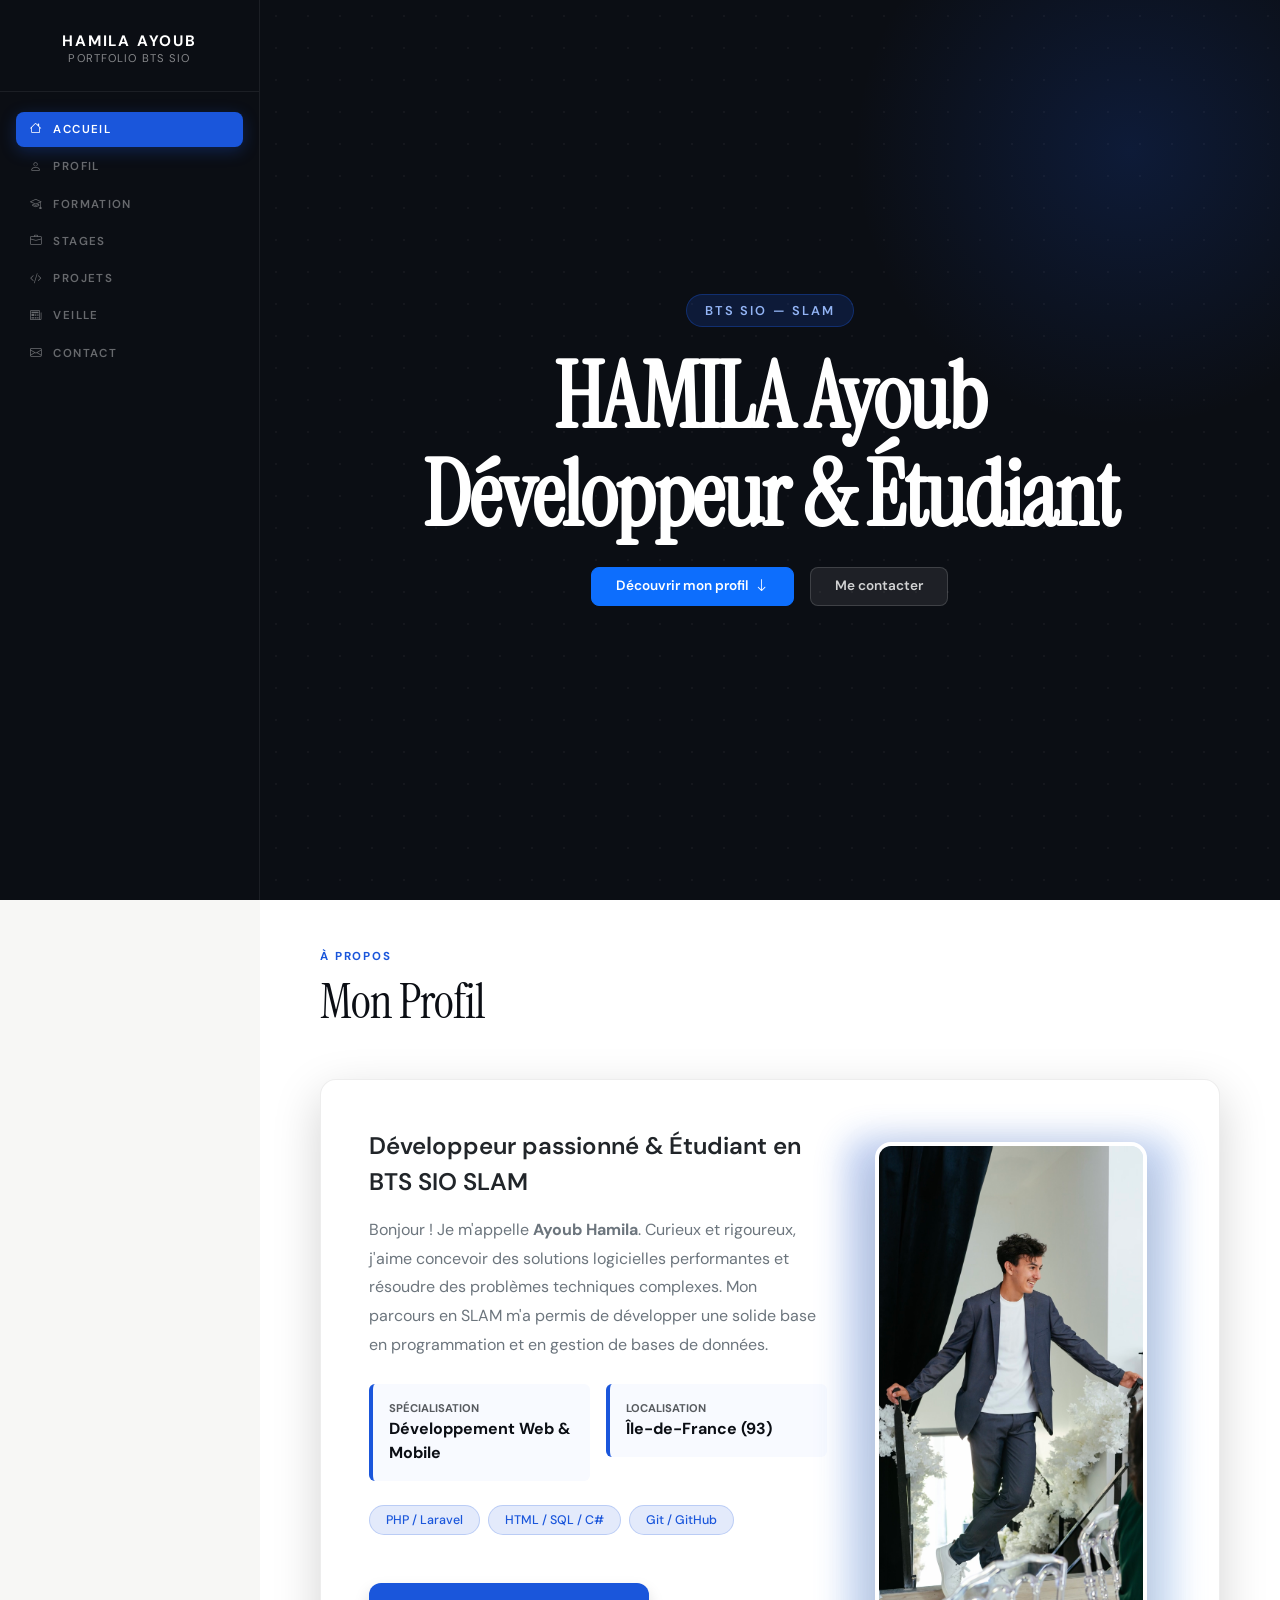
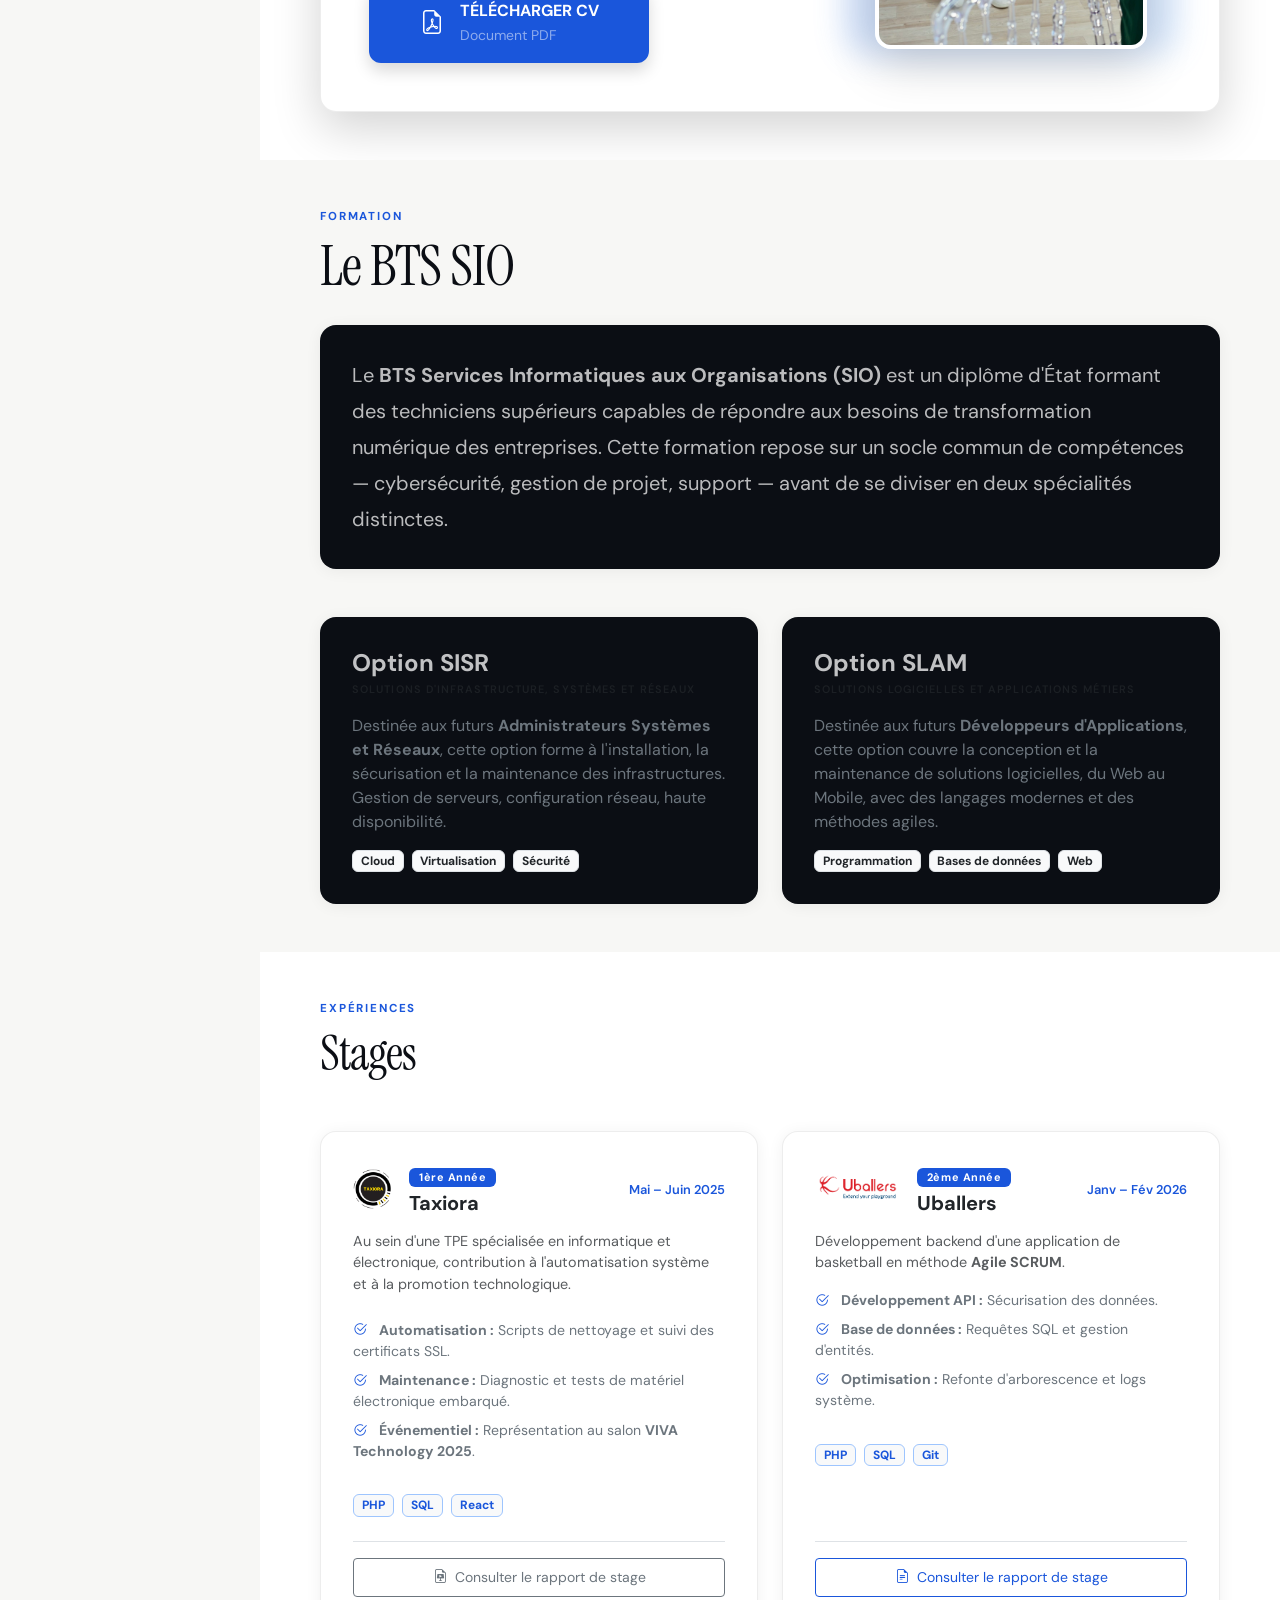
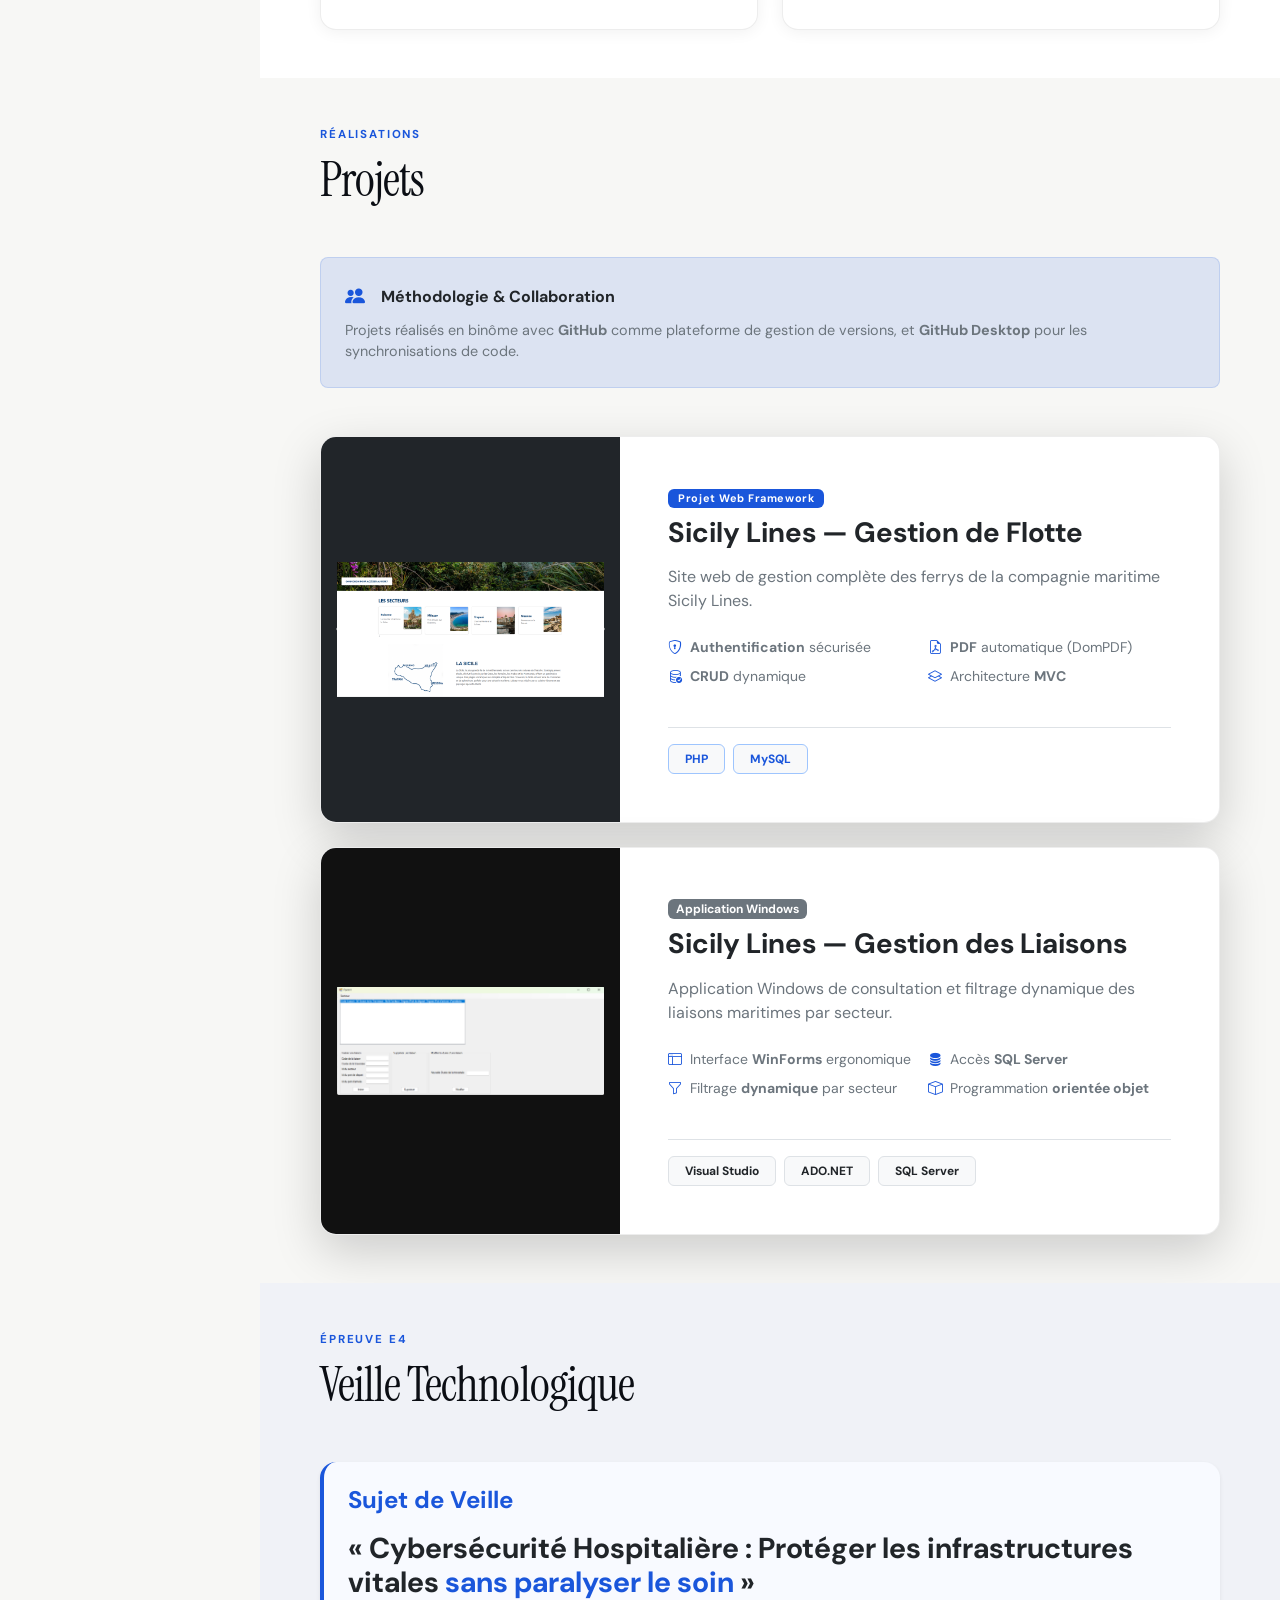
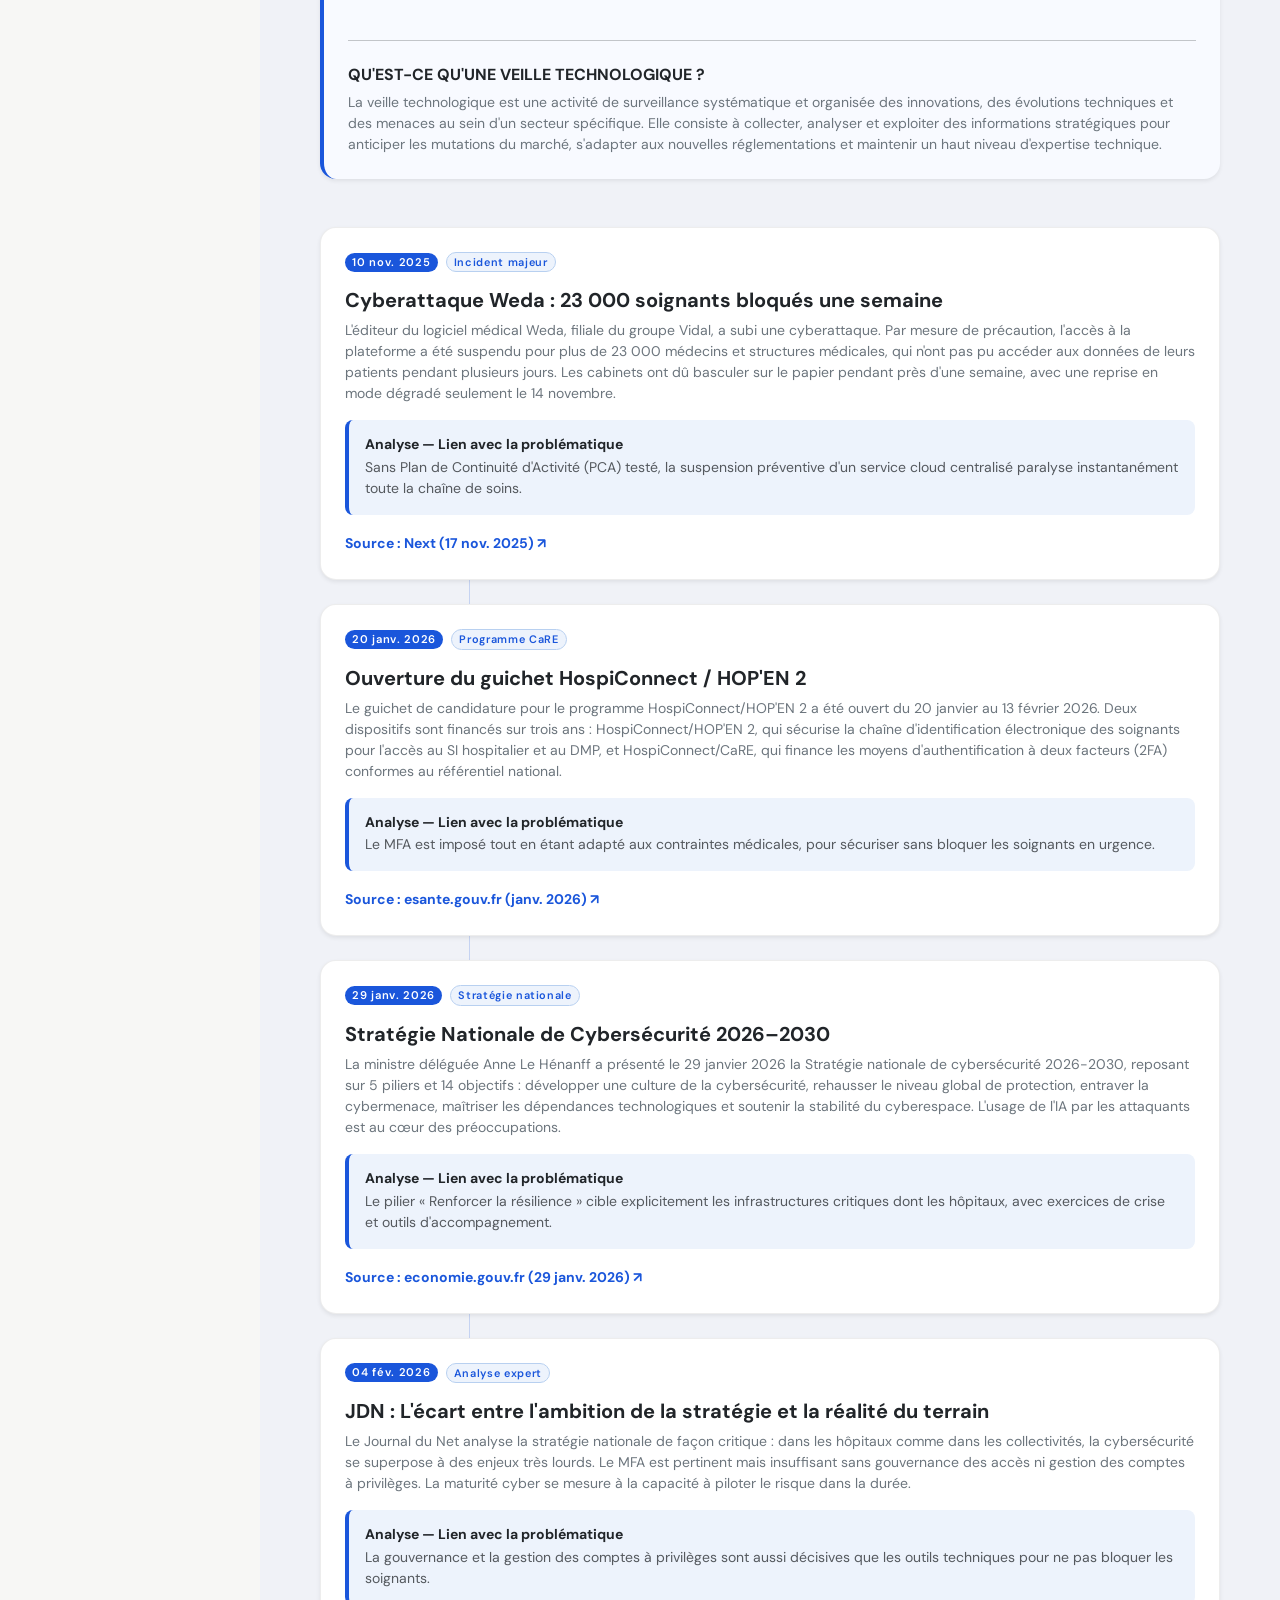
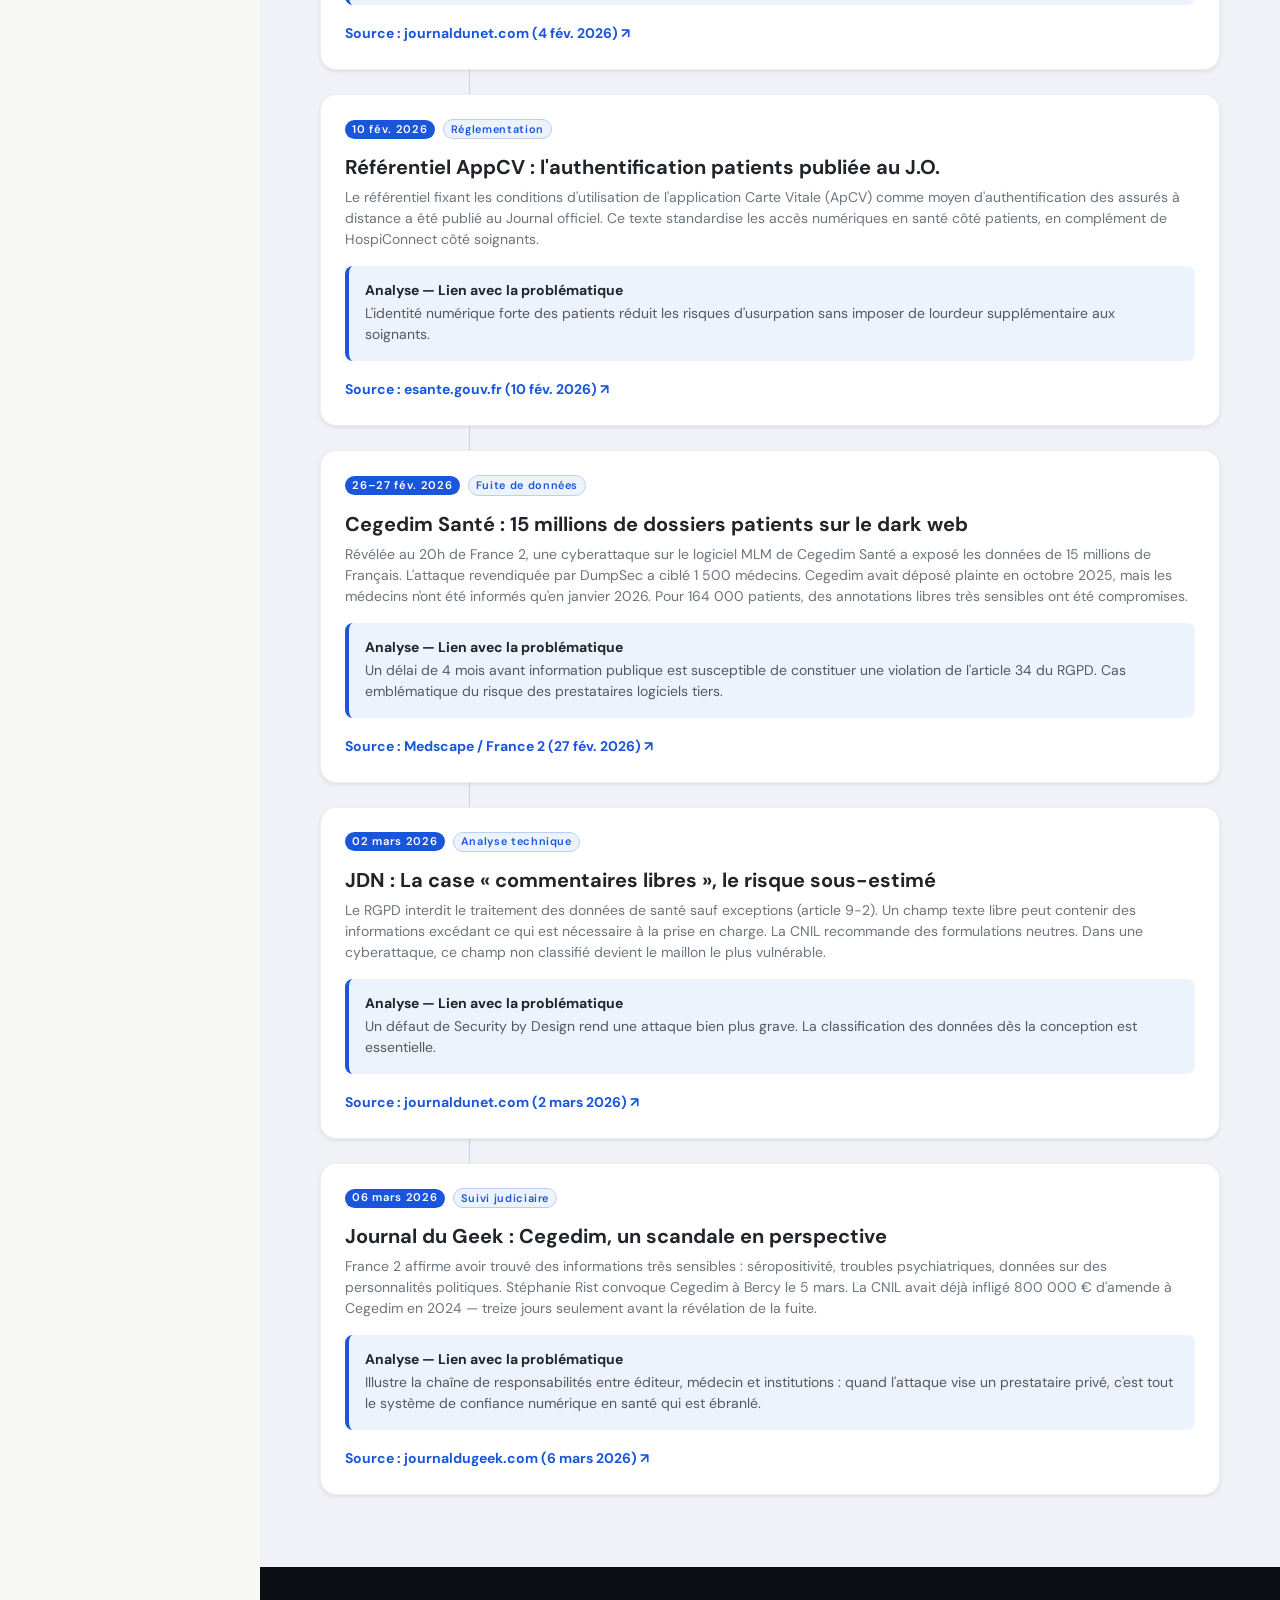
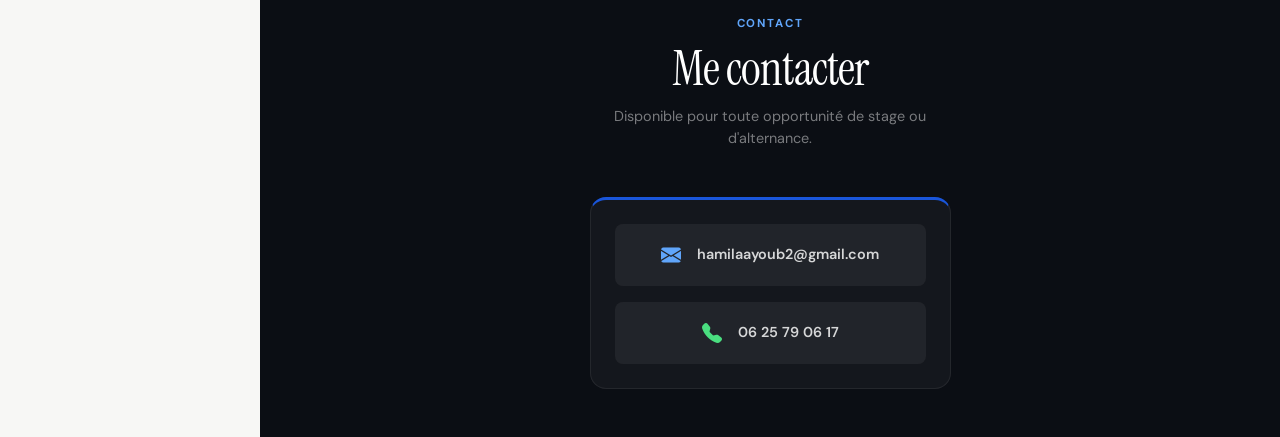
<file: index.html>
<!doctype html>
<html lang="fr">
<head>
    <meta charset="utf-8">
    <meta name="viewport" content="width=device-width, initial-scale=1">
    <title>Ayoub Hamila | Portfolio</title>
    <link href="https://cdn.jsdelivr.net/npm/bootstrap@5.3.3/dist/css/bootstrap.min.css" rel="stylesheet">
    <link rel="stylesheet" href="https://cdn.jsdelivr.net/npm/bootstrap-icons@1.11.3/font/bootstrap-icons.min.css">
    <link rel="stylesheet" href="style1.css">
</head>
<body>

<div class="container-fluid p-0">
    <div class="row g-0">

        <!-- ═══════════ SIDEBAR ═══════════ -->
        <nav class="col-md-3 col-lg-2 sidebar-vertical">
            <div class="p-4 text-center">
                <h2 class="text-white">HAMILA Ayoub</h2>
                <p class="text-white-50 mb-0" style="font-size:0.7rem; letter-spacing:0.1em; text-transform:uppercase;">Portfolio BTS SIO</p>
            </div>
            <ul class="nav flex-column px-3">
                <li class="nav-item"><a href="#accueil"      class="nav-link"><i class="bi bi-house"></i> Accueil</a></li>
                <li class="nav-item"><a href="#profil"       class="nav-link"><i class="bi bi-person"></i> Profil</a></li>
                <li class="nav-item"><a href="#presentation" class="nav-link"><i class="bi bi-mortarboard"></i> Formation</a></li>
                <li class="nav-item"><a href="#stages"       class="nav-link"><i class="bi bi-briefcase"></i> Stages</a></li>
                <li class="nav-item"><a href="#projets"      class="nav-link"><i class="bi bi-code-slash"></i> Projets</a></li>
                <li class="nav-item"><a href="#veille"       class="nav-link"><i class="bi bi-newspaper"></i> Veille</a></li>
                <li class="nav-item"><a href="#contact"      class="nav-link"><i class="bi bi-envelope"></i> Contact</a></li>
            </ul>
        </nav>

        <!-- ═══════════ MAIN ═══════════ -->
        <main class="col-md-9 col-lg-10 main-content">

            <!-- ─── ACCUEIL ─── -->
            <section id="accueil" class="d-flex align-items-center justify-content-center vh-100">
                <div class="text-center">
                    <p class="lead">BTS SIO — SLAM</p>
                    <h1 class="display-2 fw-bold">HAMILA Ayoub</h1>
                    <h1 class="display-2 fw-bold">Développeur & Étudiant</h1>
                    <div class="mt-4 d-flex gap-3 justify-content-center">
                        <a href="#profil" class="btn btn-primary px-4 py-2 rounded-3 fw-semibold" style="font-size:0.85rem;">
                            Découvrir mon profil <i class="bi bi-arrow-down ms-1"></i>
                        </a>
                        <a href="#contact" class="btn px-4 py-2 rounded-3 fw-semibold"
                           style="background:rgba(255,255,255,0.08); color:rgba(255,255,255,0.8); border:1px solid rgba(255,255,255,0.15); font-size:0.85rem;">
                            Me contacter
                        </a>
                    </div>
                </div>
            </section>

            <!-- ─── PROFIL ─── -->
            <section id="profil" class="p-5 section-fade">
                <div class="container">
                    <p class="text-uppercase fw-bold mb-2" style="font-size:0.72rem; letter-spacing:0.16em; color:var(--accent);">À propos</p>
                    <h2 class="display-5 fw-bold mb-5">Mon Profil</h2>

                    <div class="card-custom border-0 shadow-lg p-5 bg-white">
                        <div class="row align-items-center">
                            <div class="col-lg-7">
                                <p class="fs-4 text-dark mb-3 fw-semibold">
                                    Développeur passionné & Étudiant en BTS SIO SLAM
                                </p>
                                <p class="text-secondary leading-relaxed mb-4">
                                    Bonjour ! Je m'appelle <strong>Ayoub Hamila</strong>. Curieux et rigoureux, j'aime concevoir des solutions logicielles performantes et résoudre des problèmes techniques complexes. Mon parcours en SLAM m'a permis de développer une solide base en programmation et en gestion de bases de données.
                                </p>

                                <div class="row g-3 mb-4">
                                    <div class="col-sm-6">
                                        <div class="p-3 border-start border-primary border-4 bg-light rounded">
                                            <small class="text-muted d-block text-uppercase fw-bold" style="font-size:0.7rem;">Spécialisation</small>
                                            <span class="fw-bold">Développement Web & Mobile</span>
                                        </div>
                                    </div>
                                    <div class="col-sm-6">
                                        <div class="p-3 border-start border-primary border-4 bg-light rounded">
                                            <small class="text-muted d-block text-uppercase fw-bold" style="font-size:0.7rem;">Localisation</small>
                                            <span class="fw-bold">Île-de-France (93)</span>
                                        </div>
                                    </div>
                                </div>

                                <div class="mb-5">
                                    <div class="d-flex flex-wrap gap-2">
                                        <span class="badge rounded-pill bg-primary-subtle text-primary border border-primary-subtle px-3 py-2">PHP / Laravel</span>
                                        <span class="badge rounded-pill bg-primary-subtle text-primary border border-primary-subtle px-3 py-2">HTML / SQL / C#</span>
                                        <span class="badge rounded-pill bg-primary-subtle text-primary border border-primary-subtle px-3 py-2">Git / GitHub</span>
                                    </div>
                                </div>

                                <a href="CV_Ayoub_hamila.pdf" download="CV_Ayoub_Hamila.pdf"
                                   class="p-3 border rounded text-center shadow text-decoration-none btn-cv-custom"
                                   style="width:280px; display:inline-block;">
                                    <div class="d-flex align-items-center justify-content-center">
                                        <i class="bi bi-file-earmark-pdf text-white fs-4 me-3"></i>
                                        <div class="text-start">
                                            <span class="fw-bold d-block text-white fs-6">TÉLÉCHARGER CV</span>
                                            <small class="text-white-50">Document PDF</small>
                                        </div>
                                    </div>
                                </a>
                            </div>

                            <div class="col-lg-5 text-center mt-5 mt-lg-0">
                                <div class="profile-frame">
                                    <img src="DSC05213.jpg" alt="Ayoub Hamila"
                                         class="img-fluid rounded-4 shadow-lg border border-4 border-white"
                                         style="max-width:85%; height:auto;">
                                </div>
                            </div>
                        </div>
                    </div>
                </div>
            </section>

            <!-- ─── PRÉSENTATION ─── -->
            <section id="presentation" class="p-5 section-fade">
                <div class="container">
                    <p class="text-uppercase fw-bold mb-2" style="font-size:0.72rem; letter-spacing:0.16em; color:var(--accent);">Formation</p>
                    <h2 class="display-4 fw-bold mb-4">Le BTS SIO</h2>

                    <div class="card-custom mb-5">
                        <p class="fs-5 leading-relaxed mb-0">
                            Le <strong>BTS Services Informatiques aux Organisations (SIO)</strong> est un diplôme d'État formant des techniciens supérieurs capables de répondre aux besoins de transformation numérique des entreprises. Cette formation repose sur un socle commun de compétences — cybersécurité, gestion de projet, support — avant de se diviser en deux spécialités distinctes.
                        </p>
                    </div>

                    <div class="row g-4">
                        <div class="col-md-6">
                            <div class="card-custom h-100 border-start border-primary border-5">
                                <h3 class="h4 fw-bold mb-1">Option SISR</h3>
                                <p class="text-muted small mb-3 text-uppercase fw-semibold" style="font-size:0.68rem; letter-spacing:0.1em;">Solutions d'Infrastructure, Systèmes et Réseaux</p>
                                <p class="text-secondary">
                                    Destinée aux futurs <strong>Administrateurs Systèmes et Réseaux</strong>, cette option forme à l'installation, la sécurisation et la maintenance des infrastructures. Gestion de serveurs, configuration réseau, haute disponibilité.
                                </p>
                                <div class="mt-3 d-flex flex-wrap gap-2">
                                    <span class="badge bg-light text-dark border">Cloud</span>
                                    <span class="badge bg-light text-dark border">Virtualisation</span>
                                    <span class="badge bg-light text-dark border">Sécurité</span>
                                </div>
                            </div>
                        </div>
                        <div class="col-md-6">
                            <div class="card-custom h-100 border-start border-info border-5">
                                <h3 class="h4 fw-bold mb-1">Option SLAM</h3>
                                <p class="text-muted small mb-3 text-uppercase fw-semibold" style="font-size:0.68rem; letter-spacing:0.1em;">Solutions Logicielles et Applications Métiers</p>
                                <p class="text-secondary">
                                    Destinée aux futurs <strong>Développeurs d'Applications</strong>, cette option couvre la conception et la maintenance de solutions logicielles, du Web au Mobile, avec des langages modernes et des méthodes agiles.
                                </p>
                                <div class="mt-3 d-flex flex-wrap gap-2">
                                    <span class="badge bg-light text-dark border">Programmation</span>
                                    <span class="badge bg-light text-dark border">Bases de données</span>
                                    <span class="badge bg-light text-dark border">Web</span>
                                </div>
                            </div>
                        </div>
                    </div>
                </div>
            </section>

            <!-- ─── STAGES ─── -->
            <section id="stages" class="p-5 section-fade">
                <div class="container">
                    <p class="text-uppercase fw-bold mb-2" style="font-size:0.72rem; letter-spacing:0.16em; color:var(--accent);">Expériences</p>
                    <h2 class="display-5 fw-bold mb-5">Stages</h2>

                    <div class="row g-4">
                        <!-- Stage 1 -->
                        <div class="col-lg-6">
                            <div class="card-custom h-100 d-flex flex-column">
                                <div class="d-flex justify-content-between align-items-center mb-3">
                                    <div class="d-flex align-items-center gap-3">
                                        <img src="taxiora.png" alt="Taxiora" style="height:40px; width:auto; object-fit:contain;">
                                        <div>
                                            <span class="badge bg-primary mb-1">1ère Année</span>
                                            <h3 class="h5 fw-bold text-dark m-0">Taxiora</h3>
                                        </div>
                                    </div>
                                    <span class="text-primary fw-semibold" style="font-size:0.8rem;">Mai – Juin 2025</span>
                                </div>

                                <p class="text-muted mb-4" style="font-size:0.9rem;">
                                    Au sein d'une TPE spécialisée en informatique et électronique, contribution à l'automatisation système et à la promotion technologique.
                                </p>

                                <ul class="list-unstyled mb-4">
                                    <li class="mb-2 text-secondary" style="font-size:0.88rem;">
                                        <i class="bi bi-check2-circle text-primary me-2"></i>
                                        <strong>Automatisation :</strong> Scripts de nettoyage et suivi des certificats SSL.
                                    </li>
                                    <li class="mb-2 text-secondary" style="font-size:0.88rem;">
                                        <i class="bi bi-check2-circle text-primary me-2"></i>
                                        <strong>Maintenance :</strong> Diagnostic et tests de matériel électronique embarqué.
                                    </li>
                                    <li class="mb-2 text-secondary" style="font-size:0.88rem;">
                                        <i class="bi bi-check2-circle text-primary me-2"></i>
                                        <strong>Événementiel :</strong> Représentation au salon <strong>VIVA Technology 2025</strong>.
                                    </li>
                                </ul>

                                <div class="mb-4 d-flex flex-wrap gap-2">
                                    <span class="badge bg-light text-primary border border-primary-subtle px-2">PHP</span>
                                    <span class="badge bg-light text-primary border border-primary-subtle px-2">SQL</span>
                                    <span class="badge bg-light text-primary border border-primary-subtle px-2">React</span>
                                </div>

                                <div class="mt-auto pt-3 border-top">
                                    <a href="Presentation_Stage1_Ayoub.pdf" target="_blank"
                                       class="btn btn-outline-secondary btn-sm w-100 d-flex align-items-center justify-content-center gap-2 py-2">
                                        <i class="bi bi-file-earmark-slides"></i>
                                        Consulter le rapport de stage
                                    </a>
                                </div>
                            </div>
                        </div>

                        <!-- Stage 2 -->
                        <div class="col-lg-6">
                            <div class="card-custom h-100 d-flex flex-column">
                                <div class="d-flex justify-content-between align-items-center mb-3">
                                    <div class="d-flex align-items-center gap-3">
                                        <img src="uballers.png" alt="Uballers" style="height:40px; width:auto; object-fit:contain;">
                                        <div>
                                            <span class="badge bg-primary mb-1">2ème Année</span>
                                            <h3 class="h5 fw-bold text-dark m-0">Uballers</h3>
                                        </div>
                                    </div>
                                    <span class="text-primary fw-semibold" style="font-size:0.8rem;">Janv – Fév 2026</span>
                                </div>

                                <p class="text-muted mb-3" style="font-size:0.9rem;">
                                    Développement backend d'une application de basketball en méthode <strong>Agile SCRUM</strong>.
                                </p>

                                <ul class="list-unstyled mb-4">
                                    <li class="mb-2 text-secondary" style="font-size:0.88rem;">
                                        <i class="bi bi-check2-circle text-primary me-2"></i>
                                        <strong>Développement API :</strong> Sécurisation des données.
                                    </li>
                                    <li class="mb-2 text-secondary" style="font-size:0.88rem;">
                                        <i class="bi bi-check2-circle text-primary me-2"></i>
                                        <strong>Base de données :</strong> Requêtes SQL et gestion d'entités.
                                    </li>
                                    <li class="mb-2 text-secondary" style="font-size:0.88rem;">
                                        <i class="bi bi-check2-circle text-primary me-2"></i>
                                        <strong>Optimisation :</strong> Refonte d'arborescence et logs système.
                                    </li>
                                </ul>

                                <div class="mb-4 d-flex flex-wrap gap-2">
                                    <span class="badge bg-light text-primary border border-primary-subtle px-2">PHP</span>
                                    <span class="badge bg-light text-primary border border-primary-subtle px-2">SQL</span>
                                    <span class="badge bg-light text-primary border border-primary-subtle px-2">Git</span>
                                </div>

                                <div class="mt-auto pt-3 border-top">
                                    <a href="Rapport_de_stage2_Ayoub.pdf" target="_blank"
                                       class="btn btn-outline-primary btn-sm w-100 d-flex align-items-center justify-content-center gap-2 py-2">
                                        <i class="bi bi-file-earmark-text"></i>
                                        Consulter le rapport de stage
                                    </a>
                                </div>
                            </div>
                        </div>
                    </div>
                </div>
            </section>

            <!-- ─── PROJETS ─── -->
            <section id="projets" class="p-5 section-fade">
                <div class="container">
                    <p class="text-uppercase fw-bold mb-2" style="font-size:0.72rem; letter-spacing:0.16em; color:var(--accent);">Réalisations</p>
                    <h2 class="display-5 fw-bold mb-5">Projets</h2>

                    <!-- Bandeau collaboration -->
                    <div class="p-4 rounded-3 mb-5" style="background:var(--accent-soft); border:1px solid rgba(26,86,219,0.15);">
                        <div class="d-flex align-items-center gap-3 mb-2">
                            <i class="bi bi-people-fill text-primary fs-5"></i>
                            <h3 class="h6 fw-bold text-dark m-0">Méthodologie & Collaboration</h3>
                        </div>
                        <p class="text-secondary mb-0" style="font-size:0.9rem;">
                            Projets réalisés en binôme avec <strong>GitHub</strong> comme plateforme de gestion de versions, et <strong>GitHub Desktop</strong> pour les synchronisations de code.
                        </p>
                    </div>

                    <!-- Projet 1 -->
                    <div class="card-custom border-0 shadow-lg overflow-hidden mb-4" style="padding:0;">
                        <div class="row g-0">
                            <div class="col-lg-4 bg-dark p-0 d-flex flex-column justify-content-center" style="min-height:380px;">
                                <div id="carouselProject1" class="carousel slide h-100" data-bs-ride="carousel">
                                    <div class="carousel-inner h-100">
                                        <div class="carousel-item active h-100">
                                            <div class="d-flex align-items-center justify-content-center h-100 p-3">
                                                <img src="accueil.png" class="img-fluid" style="max-height:100%; width:auto; object-fit:contain;" alt="Accueil">
                                            </div>
                                        </div>
                                        <div class="carousel-item h-100">
                                            <div class="d-flex align-items-center justify-content-center h-100 p-3">
                                                <img src="login.png" class="img-fluid" style="max-height:100%; width:auto; object-fit:contain;" alt="Login">
                                            </div>
                                        </div>
                                        <div class="carousel-item h-100">
                                            <div class="d-flex align-items-center justify-content-center h-100 p-3">
                                                <img src="ferrys.png" class="img-fluid" style="max-height:100%; width:auto; object-fit:contain;" alt="Ferrys">
                                            </div>
                                        </div>
                                        <div class="carousel-item h-100">
                                            <div class="d-flex align-items-center justify-content-center h-100 p-3">
                                                <img src="ajout.png" class="img-fluid" style="max-height:100%; width:auto; object-fit:contain;" alt="Ajout">
                                            </div>
                                        </div>
                                    </div>
                                    <button class="carousel-control-prev" type="button" data-bs-target="#carouselProject1" data-bs-slide="prev">
                                        <span class="carousel-control-prev-icon"></span>
                                    </button>
                                    <button class="carousel-control-next" type="button" data-bs-target="#carouselProject1" data-bs-slide="next">
                                        <span class="carousel-control-next-icon"></span>
                                    </button>
                                </div>
                            </div>
                            <div class="col-lg-8 p-4 p-lg-5">
                                <span class="badge bg-primary mb-2">Projet Web Framework</span>
                                <h3 class="fw-bold text-dark mb-3">Sicily Lines — Gestion de Flotte</h3>
                                <p class="text-secondary mb-4">
                                    Site web de gestion complète des ferrys de la compagnie maritime Sicily Lines.
                                </p>
                                <div class="row g-3 mb-4">
                                    <div class="col-md-6">
                                        <ul class="list-unstyled small text-secondary">
                                            <li class="mb-2"><i class="bi bi-shield-lock text-primary me-2"></i><strong>Authentification</strong> sécurisée</li>
                                            <li class="mb-2"><i class="bi bi-database-check text-primary me-2"></i><strong>CRUD</strong> dynamique</li>
                                        </ul>
                                    </div>
                                    <div class="col-md-6">
                                        <ul class="list-unstyled small text-secondary">
                                            <li class="mb-2"><i class="bi bi-file-earmark-pdf text-primary me-2"></i><strong>PDF</strong> automatique (DomPDF)</li>
                                            <li class="mb-2"><i class="bi bi-layers text-primary me-2"></i>Architecture <strong>MVC</strong></li>
                                        </ul>
                                    </div>
                                </div>
                                <div class="d-flex flex-wrap gap-2 pt-3 border-top">
                                    <span class="badge bg-light text-primary border border-primary-subtle px-3 py-2">PHP</span>
                                    <span class="badge bg-light text-primary border border-primary-subtle px-3 py-2">MySQL</span>
                                </div>
                            </div>
                        </div>
                    </div>

                    <!-- Projet 2 -->
                    <div class="card-custom border-0 shadow-lg overflow-hidden" style="padding:0;">
                        <div class="row g-0">
                            <div class="col-lg-4 bg-dark p-0 d-flex flex-column justify-content-center" style="min-height:380px; background:#111 !important;">
                                <div id="carouselProject2" class="carousel slide h-100" data-bs-ride="carousel">
                                    <div class="carousel-inner h-100">
                                        <div class="carousel-item active h-100">
                                            <div class="d-flex align-items-center justify-content-center h-100 p-3">
                                                <img src="winForms.png" class="img-fluid" style="max-height:100%; width:auto; object-fit:contain;" alt="WinForms">
                                            </div>
                                        </div>
                                    </div>
                                </div>
                            </div>
                            <div class="col-lg-8 p-4 p-lg-5">
                                <span class="badge bg-secondary mb-2">Application Windows</span>
                                <h3 class="fw-bold text-dark mb-3">Sicily Lines — Gestion des Liaisons</h3>
                                <p class="text-secondary mb-4">
                                    Application Windows de consultation et filtrage dynamique des liaisons maritimes par secteur.
                                </p>
                                <div class="row g-3 mb-4">
                                    <div class="col-md-6">
                                        <ul class="list-unstyled small text-secondary">
                                            <li class="mb-2"><i class="bi bi-window-sidebar text-primary me-2"></i>Interface <strong>WinForms</strong> ergonomique</li>
                                            <li class="mb-2"><i class="bi bi-funnel text-primary me-2"></i>Filtrage <strong>dynamique</strong> par secteur</li>
                                        </ul>
                                    </div>
                                    <div class="col-md-6">
                                        <ul class="list-unstyled small text-secondary">
                                            <li class="mb-2"><i class="bi bi-database-fill text-primary me-2"></i>Accès <strong>SQL Server</strong></li>
                                            <li class="mb-2"><i class="bi bi-box text-primary me-2"></i>Programmation <strong>orientée objet</strong></li>
                                        </ul>
                                    </div>
                                </div>
                                <div class="d-flex flex-wrap gap-2 pt-3 border-top">
                                    <span class="badge bg-light text-dark border px-3 py-2">Visual Studio</span>
                                    <span class="badge bg-light text-dark border px-3 py-2">ADO.NET</span>
                                    <span class="badge bg-light text-dark border px-3 py-2">SQL Server</span>
                                </div>
                            </div>
                        </div>
                    </div>
                </div>
            </section>

            <!-- ─── VEILLE ─── -->
            <section id="veille" class="p-5 bg-light section-fade">
                <div class="container">
                    <p class="text-uppercase fw-bold mb-2" style="font-size:0.72rem; letter-spacing:0.16em; color:var(--accent);">Épreuve E4</p>
                    <h2 class="display-5 fw-bold mb-5">Veille Technologique</h2>
                    <div class="row g-4 mb-5">
                        <div class="col-lg-12">
                            <div class="card border-0 shadow-sm p-4 h-100 bg-white border-start border-primary border-4">
                                <h2 class="h4 fw-bold text-primary mb-3">Sujet de Veille</h2>
                                <p class="display-6 fw-bold text-dark mb-3" style="font-size:1.8rem;">
                                    « Cybersécurité Hospitalière : Protéger les infrastructures vitales <span class="text-primary">sans paralyser le soin</span> »
                                </p>
                                <hr class="my-4">
                                <h3 class="h6 fw-bold text-dark text-uppercase">Qu'est-ce qu'une veille technologique ?</h3>
                                <p class="text-secondary small mb-0">
                                    La veille technologique est une activité de surveillance systématique et organisée des innovations, des évolutions techniques et des menaces au sein d'un secteur spécifique. Elle consiste à collecter, analyser et exploiter des informations stratégiques pour anticiper les mutations du marché, s'adapter aux nouvelles réglementations et maintenir un haut niveau d'expertise technique.
                                </p>
                            </div>
                        </div>
                    </div>

                    <div class="timeline">

    <!-- SOURCE 1 -->
    <div class="card border-0 shadow-sm mb-4 overflow-hidden">
        <div class="p-4">
            <div class="d-flex align-items-center gap-2 mb-3">
                <span class="badge rounded-pill text-white fw-semibold" style="background:#1a56db; font-size:0.7rem; letter-spacing:0.06em;">10 nov. 2025</span>
                <span class="badge rounded-pill fw-semibold" style="background:#edf3fc; color:#1a56db; border:1px solid #b8d0f0; font-size:0.68rem; letter-spacing:0.06em;">Incident majeur</span>
            </div>
            <h3 class="h5 fw-bold mb-2">Cyberattaque Weda : 23 000 soignants bloqués une semaine</h3>
            <p class="text-secondary small">
                L'éditeur du logiciel médical Weda, filiale du groupe Vidal, a subi une cyberattaque. Par mesure de précaution, l'accès à la plateforme a été suspendu pour plus de 23 000 médecins et structures médicales, qui n'ont pas pu accéder aux données de leurs patients pendant plusieurs jours. Les cabinets ont dû basculer sur le papier pendant près d'une semaine, avec une reprise en mode dégradé seulement le 14 novembre.
            </p>
            <div class="p-3 rounded-3 border-start border-4 mb-3" style="background:#edf3fc; border-left-color:#1a56db !important;">
                <h4 class="h6 fw-bold text-dark mb-1 small">Analyse — Lien avec la problématique</h4>
                <p class="text-muted small m-0">Sans Plan de Continuité d'Activité (PCA) testé, la suspension préventive d'un service cloud centralisé paralyse instantanément toute la chaîne de soins.</p>
            </div>
            <a href="https://next.ink/209097/weda-une-cyberattaque-et-une-semaine-de-galere-pour-23-000-medecins/" target="_blank" class="small text-decoration-none fw-bold" style="color:#1a56db;">Source : Next (17 nov. 2025) ↗</a>
        </div>
    </div>

    <!-- SOURCE 2 -->
    <div class="card border-0 shadow-sm mb-4 overflow-hidden">
        <div class="p-4">
            <div class="d-flex align-items-center gap-2 mb-3">
                <span class="badge rounded-pill text-white fw-semibold" style="background:#1a56db; font-size:0.7rem; letter-spacing:0.06em;">20 janv. 2026</span>
                <span class="badge rounded-pill fw-semibold" style="background:#edf3fc; color:#1a56db; border:1px solid #b8d0f0; font-size:0.68rem; letter-spacing:0.06em;">Programme CaRE</span>
            </div>
            <h3 class="h5 fw-bold mb-2">Ouverture du guichet HospiConnect / HOP'EN 2</h3>
            <p class="text-secondary small">
                Le guichet de candidature pour le programme HospiConnect/HOP'EN 2 a été ouvert du 20 janvier au 13 février 2026. Deux dispositifs sont financés sur trois ans : HospiConnect/HOP'EN 2, qui sécurise la chaîne d'identification électronique des soignants pour l'accès au SI hospitalier et au DMP, et HospiConnect/CaRE, qui finance les moyens d'authentification à deux facteurs (2FA) conformes au référentiel national.
            </p>
            <div class="p-3 rounded-3 border-start border-4 mb-3" style="background:#edf3fc; border-left-color:#1a56db !important;">
                <h4 class="h6 fw-bold text-dark mb-1 small">Analyse — Lien avec la problématique</h4>
                <p class="text-muted small m-0">Le MFA est imposé tout en étant adapté aux contraintes médicales, pour sécuriser sans bloquer les soignants en urgence.</p>
            </div>
            <a href="https://esante.gouv.fr/strategie-nationale/cybersecurite/axe-4" target="_blank" class="small text-decoration-none fw-bold" style="color:#1a56db;">Source : esante.gouv.fr (janv. 2026) ↗</a>
        </div>
    </div>

    <!-- SOURCE 3 -->
    <div class="card border-0 shadow-sm mb-4 overflow-hidden">
        <div class="p-4">
            <div class="d-flex align-items-center gap-2 mb-3">
                <span class="badge rounded-pill text-white fw-semibold" style="background:#1a56db; font-size:0.7rem; letter-spacing:0.06em;">29 janv. 2026</span>
                <span class="badge rounded-pill fw-semibold" style="background:#edf3fc; color:#1a56db; border:1px solid #b8d0f0; font-size:0.68rem; letter-spacing:0.06em;">Stratégie nationale</span>
            </div>
            <h3 class="h5 fw-bold mb-2">Stratégie Nationale de Cybersécurité 2026–2030</h3>
            <p class="text-secondary small">
                La ministre déléguée Anne Le Hénanff a présenté le 29 janvier 2026 la Stratégie nationale de cybersécurité 2026-2030, reposant sur 5 piliers et 14 objectifs : développer une culture de la cybersécurité, rehausser le niveau global de protection, entraver la cybermenace, maîtriser les dépendances technologiques et soutenir la stabilité du cyberespace. L'usage de l'IA par les attaquants est au cœur des préoccupations.
            </p>
            <div class="p-3 rounded-3 border-start border-4 mb-3" style="background:#edf3fc; border-left-color:#1a56db !important;">
                <h4 class="h6 fw-bold text-dark mb-1 small">Analyse — Lien avec la problématique</h4>
                <p class="text-muted small m-0">Le pilier « Renforcer la résilience » cible explicitement les infrastructures critiques dont les hôpitaux, avec exercices de crise et outils d'accompagnement.</p>
            </div>
            <a href="https://www.economie.gouv.fr/actualites/cybersecurite-la-strategie-nationale-2026-2030-devoilee" target="_blank" class="small text-decoration-none fw-bold" style="color:#1a56db;">Source : economie.gouv.fr (29 janv. 2026) ↗</a>
        </div>
    </div>

    <!-- SOURCE 4 -->
    <div class="card border-0 shadow-sm mb-4 overflow-hidden">
        <div class="p-4">
            <div class="d-flex align-items-center gap-2 mb-3">
                <span class="badge rounded-pill text-white fw-semibold" style="background:#1a56db; font-size:0.7rem; letter-spacing:0.06em;">04 fév. 2026</span>
                <span class="badge rounded-pill fw-semibold" style="background:#edf3fc; color:#1a56db; border:1px solid #b8d0f0; font-size:0.68rem; letter-spacing:0.06em;">Analyse expert</span>
            </div>
            <h3 class="h5 fw-bold mb-2">JDN : L'écart entre l'ambition de la stratégie et la réalité du terrain</h3>
            <p class="text-secondary small">
                Le Journal du Net analyse la stratégie nationale de façon critique : dans les hôpitaux comme dans les collectivités, la cybersécurité se superpose à des enjeux très lourds. Le MFA est pertinent mais insuffisant sans gouvernance des accès ni gestion des comptes à privilèges. La maturité cyber se mesure à la capacité à piloter le risque dans la durée.
            </p>
            <div class="p-3 rounded-3 border-start border-4 mb-3" style="background:#edf3fc; border-left-color:#1a56db !important;">
                <h4 class="h6 fw-bold text-dark mb-1 small">Analyse — Lien avec la problématique</h4>
                <p class="text-muted small m-0">La gouvernance et la gestion des comptes à privilèges sont aussi décisives que les outils techniques pour ne pas bloquer les soignants.</p>
            </div>
            <a href="https://www.journaldunet.com/cybersecurite/1547757-strategie-nationale-cybersecurite-2026-2030" target="_blank" class="small text-decoration-none fw-bold" style="color:#1a56db;">Source : journaldunet.com (4 fév. 2026) ↗</a>
        </div>
    </div>

    <!-- SOURCE 5 -->
    <div class="card border-0 shadow-sm mb-4 overflow-hidden">
        <div class="p-4">
            <div class="d-flex align-items-center gap-2 mb-3">
                <span class="badge rounded-pill text-white fw-semibold" style="background:#1a56db; font-size:0.7rem; letter-spacing:0.06em;">10 fév. 2026</span>
                <span class="badge rounded-pill fw-semibold" style="background:#edf3fc; color:#1a56db; border:1px solid #b8d0f0; font-size:0.68rem; letter-spacing:0.06em;">Réglementation</span>
            </div>
            <h3 class="h5 fw-bold mb-2">Référentiel AppCV : l'authentification patients publiée au J.O.</h3>
            <p class="text-secondary small">
                Le référentiel fixant les conditions d'utilisation de l'application Carte Vitale (ApCV) comme moyen d'authentification des assurés à distance a été publié au Journal officiel. Ce texte standardise les accès numériques en santé côté patients, en complément de HospiConnect côté soignants.
            </p>
            <div class="p-3 rounded-3 border-start border-4 mb-3" style="background:#edf3fc; border-left-color:#1a56db !important;">
                <h4 class="h6 fw-bold text-dark mb-1 small">Analyse — Lien avec la problématique</h4>
                <p class="text-muted small m-0">L'identité numérique forte des patients réduit les risques d'usurpation sans imposer de lourdeur supplémentaire aux soignants.</p>
            </div>
            <a href="https://esante.gouv.fr/strategie-nationale/cybersecurite" target="_blank" class="small text-decoration-none fw-bold" style="color:#1a56db;">Source : esante.gouv.fr (10 fév. 2026) ↗</a>
        </div>
    </div>

    <!-- SOURCE 6 -->
    <div class="card border-0 shadow-sm mb-4 overflow-hidden">
        <div class="p-4">
            <div class="d-flex align-items-center gap-2 mb-3">
                <span class="badge rounded-pill text-white fw-semibold" style="background:#1a56db; font-size:0.7rem; letter-spacing:0.06em;">26–27 fév. 2026</span>
                <span class="badge rounded-pill fw-semibold" style="background:#edf3fc; color:#1a56db; border:1px solid #b8d0f0; font-size:0.68rem; letter-spacing:0.06em;">Fuite de données</span>
            </div>
            <h3 class="h5 fw-bold mb-2">Cegedim Santé : 15 millions de dossiers patients sur le dark web</h3>
            <p class="text-secondary small">
                Révélée au 20h de France 2, une cyberattaque sur le logiciel MLM de Cegedim Santé a exposé les données de 15 millions de Français. L'attaque revendiquée par DumpSec a ciblé 1 500 médecins. Cegedim avait déposé plainte en octobre 2025, mais les médecins n'ont été informés qu'en janvier 2026. Pour 164 000 patients, des annotations libres très sensibles ont été compromises.
            </p>
            <div class="p-3 rounded-3 border-start border-4 mb-3" style="background:#edf3fc; border-left-color:#1a56db !important;">
                <h4 class="h6 fw-bold text-dark mb-1 small">Analyse — Lien avec la problématique</h4>
                <p class="text-muted small m-0">Un délai de 4 mois avant information publique est susceptible de constituer une violation de l'article 34 du RGPD. Cas emblématique du risque des prestataires logiciels tiers.</p>
            </div>
            <a href="https://francais.medscape.com/viewarticle/fuite-massive-donn%C3%A9es-apr%C3%A8s-cyberattaque-2026a100068t" target="_blank" class="small text-decoration-none fw-bold" style="color:#1a56db;">Source : Medscape / France 2 (27 fév. 2026) ↗</a>
        </div>
    </div>

    <!-- SOURCE 7 -->
    <div class="card border-0 shadow-sm mb-4 overflow-hidden">
        <div class="p-4">
            <div class="d-flex align-items-center gap-2 mb-3">
                <span class="badge rounded-pill text-white fw-semibold" style="background:#1a56db; font-size:0.7rem; letter-spacing:0.06em;">02 mars 2026</span>
                <span class="badge rounded-pill fw-semibold" style="background:#edf3fc; color:#1a56db; border:1px solid #b8d0f0; font-size:0.68rem; letter-spacing:0.06em;">Analyse technique</span>
            </div>
            <h3 class="h5 fw-bold mb-2">JDN : La case « commentaires libres », le risque sous-estimé</h3>
            <p class="text-secondary small">
                Le RGPD interdit le traitement des données de santé sauf exceptions (article 9-2). Un champ texte libre peut contenir des informations excédant ce qui est nécessaire à la prise en charge. La CNIL recommande des formulations neutres. Dans une cyberattaque, ce champ non classifié devient le maillon le plus vulnérable.
            </p>
            <div class="p-3 rounded-3 border-start border-4 mb-3" style="background:#edf3fc; border-left-color:#1a56db !important;">
                <h4 class="h6 fw-bold text-dark mb-1 small">Analyse — Lien avec la problématique</h4>
                <p class="text-muted small m-0">Un défaut de Security by Design rend une attaque bien plus grave. La classification des données dès la conception est essentielle.</p>
            </div>
            <a href="https://www.journaldunet.com/cybersecurite/1548393-cyberattaque-chez-cegedim-la-case-commentaires-le-risque-que-les-entreprises-sous-estiment/" target="_blank" class="small text-decoration-none fw-bold" style="color:#1a56db;">Source : journaldunet.com (2 mars 2026) ↗</a>
        </div>
    </div>

    <!-- SOURCE 8 -->
    <div class="card border-0 shadow-sm mb-4 overflow-hidden">
        <div class="p-4">
            <div class="d-flex align-items-center gap-2 mb-3">
                <span class="badge rounded-pill text-white fw-semibold" style="background:#1a56db; font-size:0.7rem; letter-spacing:0.06em;">06 mars 2026</span>
                <span class="badge rounded-pill fw-semibold" style="background:#edf3fc; color:#1a56db; border:1px solid #b8d0f0; font-size:0.68rem; letter-spacing:0.06em;">Suivi judiciaire</span>
            </div>
            <h3 class="h5 fw-bold mb-2">Journal du Geek : Cegedim, un scandale en perspective</h3>
            <p class="text-secondary small">
                France 2 affirme avoir trouvé des informations très sensibles : séropositivité, troubles psychiatriques, données sur des personnalités politiques. Stéphanie Rist convoque Cegedim à Bercy le 5 mars. La CNIL avait déjà infligé 800 000 € d'amende à Cegedim en 2024 — treize jours seulement avant la révélation de la fuite.
            </p>
            <div class="p-3 rounded-3 border-start border-4 mb-3" style="background:#edf3fc; border-left-color:#1a56db !important;">
                <h4 class="h6 fw-bold text-dark mb-1 small">Analyse — Lien avec la problématique</h4>
                <p class="text-muted small m-0">Illustre la chaîne de responsabilités entre éditeur, médecin et institutions : quand l'attaque vise un prestataire privé, c'est tout le système de confiance numérique en santé qui est ébranlé.</p>
            </div>
            <a href="https://www.journaldugeek.com/2026/03/06/nouvelle-fuite-de-donnees-medicales-15-millions-de-francais-exposes-et-un-scandale-en-perspective/" target="_blank" class="small text-decoration-none fw-bold" style="color:#1a56db;">Source : journaldugeek.com (6 mars 2026) ↗</a>
        </div>
    </div>

</div>
                </div>
            </section>

            <!-- ─── CONTACT ─── -->
            <section id="contact" class="p-5">
                <div class="container">
                    <div class="row justify-content-center">
                        <div class="col-lg-5 text-center">
                            <p class="text-uppercase fw-bold mb-2" style="font-size:0.72rem; letter-spacing:0.16em; color:#60a5fa;">Contact</p>
                            <h2 class="display-5 fw-bold mb-2">Me contacter</h2>
                            <p class="mb-5" style="color:rgba(255,255,255,0.45); font-size:0.9rem;">Disponible pour toute opportunité de stage ou d'alternance.</p>

                            <div class="card p-4">
                                <div class="d-flex flex-column gap-3">
                                    <div class="d-flex align-items-center justify-content-center gap-3 p-3 bg-light rounded-3">
                                        <i class="bi bi-envelope-fill text-primary fs-5"></i>
                                        <a href="mailto:hamilaayoub2@gmail.com" class="fw-semibold text-decoration-none" style="font-size:0.9rem;">
                                            hamilaayoub2@gmail.com
                                        </a>
                                    </div>
                                    <div class="d-flex align-items-center justify-content-center gap-3 p-3 bg-light rounded-3">
                                        <i class="bi bi-telephone-fill text-success fs-5"></i>
                                        <a href="tel:+33625790617" class="fw-semibold text-decoration-none" style="font-size:0.9rem;">
                                            06 25 79 06 17
                                        </a>
                                    </div>
                                </div>
                            </div>
                        </div>
                    </div>
                </div>
            </section>

        </main>
    </div>
</div>

<!-- Active nav link on scroll -->
<script>
    const sections = document.querySelectorAll('section[id]');
    const navLinks = document.querySelectorAll('.nav-link');

    const observer = new IntersectionObserver((entries) => {
        entries.forEach(entry => {
            if (entry.isIntersecting) {
                navLinks.forEach(link => {
                    link.classList.remove('active');
                    if (link.getAttribute('href') === '#' + entry.target.id) {
                        link.classList.add('active');
                    }
                });
            }
        });
    }, { threshold: 0.4 });

    sections.forEach(s => observer.observe(s));
</script>

<script src="https://cdn.jsdelivr.net/npm/bootstrap@5.3.3/dist/js/bootstrap.bundle.min.js"></script>
</body>

</html>
</file>
<file: style1.css>
@import url('https://fonts.googleapis.com/css2?family=Instrument+Serif:ital@0;1&family=DM+Sans:ital,opsz,wght@0,9..40,300;0,9..40,400;0,9..40,500;0,9..40,600;1,9..40,300&display=swap');

/* ══════════════════════════════════════════
   VARIABLES
══════════════════════════════════════════ */
:root {
    --sidebar-w:      260px;
    --ink:            #0b0e14;
    --ink-soft:       #374151;
    --ink-muted:      #9ca3af;
    --surface:        #f7f7f5;
    --white:          #ffffff;
    --accent:         #1a56db;
    --accent-soft:    rgba(26, 86, 219, 0.12);
    --accent-glow:    rgba(26, 86, 219, 0.3);
    --sidebar-bg:     #0b0e14;
    --sidebar-line:   rgba(255,255,255,0.07);
    --card-radius:    16px;
    --card-shadow:    0 2px 16px rgba(0,0,0,0.06);
    --card-shadow-hv: 0 8px 32px rgba(0,0,0,0.10);
    --ease:           cubic-bezier(0.4, 0, 0.2, 1);
}

/* ══════════════════════════════════════════
   BASE
══════════════════════════════════════════ */
*, *::before, *::after { box-sizing: border-box; }

html { scroll-behavior: smooth; }

body {
    font-family: 'DM Sans', sans-serif;
    background: var(--surface);
    color: var(--ink);
    margin: 0;
    -webkit-font-smoothing: antialiased;
}

h1, h2, h3, h4, h5 {
    font-family: 'DM Sans', sans-serif;
    font-weight: 600;
}

/* ══════════════════════════════════════════
   SIDEBAR
══════════════════════════════════════════ */
.sidebar-vertical {
    background: var(--sidebar-bg);
    position: fixed;
    top: 0; left: 0; bottom: 0;
    width: var(--sidebar-w);
    height: 100vh;
    z-index: 1030;
    overflow-y: auto;
    border-right: 1px solid var(--sidebar-line);
    display: flex;
    flex-direction: column;
    padding: 0;
}

/* Header sidebar */
.sidebar-vertical .p-4 {
    padding: 2rem 1.5rem 1.5rem !important;
    border-bottom: 1px solid var(--sidebar-line);
}

.sidebar-vertical h2 {
    font-size: 0.95rem;
    font-weight: 700;
    letter-spacing: 0.12em;
    text-transform: uppercase;
    color: var(--white);
    margin: 0;
}

.sidebar-vertical hr {
    display: none;
}

/* Nav */
.sidebar-vertical .nav {
    padding: 1.25rem 1rem;
    gap: 2px;
    display: flex;
    flex-direction: column;
}

.nav-link {
    color: rgba(255,255,255,0.38) !important;
    padding: 9px 14px !important;
    border-radius: 8px;
    font-size: 0.72rem;
    font-weight: 600;
    text-transform: uppercase;
    letter-spacing: 0.12em;
    transition: all 0.22s var(--ease);
    display: flex;
    align-items: center;
    gap: 10px;
    position: relative;
}

.nav-link::after {
    content: '';
    position: absolute;
    left: 0; top: 50%;
    transform: translateY(-50%);
    width: 2px; height: 0;
    background: var(--accent);
    border-radius: 2px;
    transition: height 0.22s var(--ease);
}

.nav-link:hover {
    color: rgba(255,255,255,0.85) !important;
    background: rgba(255,255,255,0.06);
    letter-spacing: 0.12em;
    transform: none;
}

.nav-link:hover::after { height: 55%; }

.nav-link.active {
    color: var(--white) !important;
    background: var(--accent) !important;
    box-shadow: 0 4px 16px var(--accent-glow);
}

.nav-link.active::after { display: none; }

/* Scrollbar sidebar */
.sidebar-vertical::-webkit-scrollbar { width: 3px; }
.sidebar-vertical::-webkit-scrollbar-track { background: transparent; }
.sidebar-vertical::-webkit-scrollbar-thumb {
    background: rgba(255,255,255,0.08);
    border-radius: 3px;
}

/* ══════════════════════════════════════════
   MAIN CONTENT
══════════════════════════════════════════ */
@media (min-width: 768px) {
    .main-content {
        margin-left: var(--sidebar-w);
        width: calc(100% - var(--sidebar-w));
        min-height: 100vh;
    }
}

@media (max-width: 767px) {
    .sidebar-vertical {
        position: relative;
        width: 100%;
        height: auto;
    }
    .main-content { margin-left: 0; width: 100%; }
    section { padding: 48px 20px !important; }
}

/* ══════════════════════════════════════════
   SECTION ACCUEIL
══════════════════════════════════════════ */
#accueil {
    background: var(--ink);
    position: relative;
    overflow: hidden;
    min-height: 100vh;
}

/* Grille de points décorative */
#accueil::before {
    content: '';
    position: absolute;
    inset: 0;
    background-image: radial-gradient(rgba(255,255,255,0.04) 1px, transparent 1px);
    background-size: 32px 32px;
    pointer-events: none;
}

/* Halo bleu */
#accueil::after {
    content: '';
    position: absolute;
    width: 600px; height: 600px;
    background: radial-gradient(circle, rgba(26,86,219,0.18) 0%, transparent 65%);
    top: -150px; right: -150px;
    pointer-events: none;
}

#accueil .text-center {
    position: relative;
    z-index: 1;
}

/* Tag "BTS SIO" */
#accueil .lead {
    display: inline-block;
    background: rgba(26,86,219,0.18);
    border: 1px solid rgba(26,86,219,0.35);
    color: #93b4f5 !important;
    font-size: 0.8rem;
    font-weight: 600;
    letter-spacing: 0.16em;
    text-transform: uppercase;
    padding: 6px 18px;
    border-radius: 100px;
    margin-bottom: 1.5rem;
}

/* Nom principal */
#accueil h1.display-2 {
    font-family: 'Instrument Serif', serif;
    font-size: clamp(3rem, 7vw, 6rem);
    font-weight: 400;
    letter-spacing: -0.02em;
    line-height: 1.05;
    color: var(--white);
    background: none;
    -webkit-text-fill-color: var(--white);
    animation: none;
    margin-bottom: 0.25rem;
}

/* "Bienvenue" en sous-titre élégant */
#accueil h1.display-2:last-child {
    font-family: 'DM Sans', sans-serif;
    font-size: clamp(0.9rem, 1.5vw, 1.1rem);
    font-weight: 400;
    letter-spacing: 0.22em;
    text-transform: uppercase;
    color: rgba(255,255,255,0.35) !important;
    -webkit-text-fill-color: rgba(255,255,255,0.35);
    background: none;
    margin-top: 1.25rem;
}

/* ══════════════════════════════════════════
   SECTIONS COMMUNES
══════════════════════════════════════════ */
section:not(#accueil) {
    padding: 72px 52px;
    background: var(--surface);
}

section:nth-child(even):not(#accueil) {
    background: var(--white);
}

#veille.bg-light {
    background: #f0f2f7 !important;
}

/* Titres de section */
.display-4.fw-bold,
.display-5.fw-bold {
    font-family: 'Instrument Serif', serif;
    font-weight: 400 !important;
    letter-spacing: -0.02em;
    color: var(--ink);
}

/* ══════════════════════════════════════════
   CARDS
══════════════════════════════════════════ */
.card-custom {
    background: var(--white);
    border: 1px solid rgba(0,0,0,0.07) !important;
    border-radius: var(--card-radius);
    padding: 32px;
    box-shadow: var(--card-shadow);
    transition: transform 0.25s var(--ease), box-shadow 0.25s var(--ease);
}

.card-custom:hover {
    transform: translateY(-3px);
    box-shadow: var(--card-shadow-hv);
}

/* Cards Bootstrap dans timeline / stages */
.card {
    border-radius: var(--card-radius) !important;
    transition: transform 0.22s var(--ease), box-shadow 0.22s var(--ease);
}

.card:hover {
    transform: translateY(-2px);
    box-shadow: var(--card-shadow-hv) !important;
}

/* ══════════════════════════════════════════
   SECTION PROFIL
══════════════════════════════════════════ */
.profile-frame {
    position: relative;
    display: inline-block;
}

.profile-frame::before {
    content: '';
    position: absolute;
    inset: -6px;
    border-radius: 22px;
    background: linear-gradient(135deg, var(--accent) 0%, #60a5fa 100%);
    z-index: 0;
    opacity: 0.25;
    filter: blur(16px);
}

.profile-frame img {
    position: relative;
    z-index: 1;
    transition: transform 0.35s var(--ease);
}

.profile-frame img:hover {
    transform: scale(1.02);
}

/* Info boxes dans profil */
.border-start.border-primary.border-4 {
    border-left-color: var(--accent) !important;
    background: #f8faff !important;
    border-radius: 0 10px 10px 0;
}

/* Badges compétences */
.badge.rounded-pill.bg-primary-subtle {
    background: var(--accent-soft) !important;
    color: var(--accent) !important;
    border-color: rgba(26,86,219,0.2) !important;
    font-weight: 500;
    font-size: 0.78rem;
    padding: 6px 14px;
}

/* ══════════════════════════════════════════
   BOUTON CV
══════════════════════════════════════════ */
.btn-cv-custom {
    background: var(--accent) !important;
    border: none !important;
    border-radius: 12px !important;
    transition: all 0.25s var(--ease) !important;
}

.btn-cv-custom:hover {
    background: #1648c0 !important;
    transform: translateY(-2px) !important;
    box-shadow: 0 8px 24px var(--accent-glow) !important;
}

/* ══════════════════════════════════════════
   SECTION PRÉSENTATION
══════════════════════════════════════════ */
#presentation .card-custom {
    background: var(--ink);
    color: rgba(255,255,255,0.75);
    border: none !important;
}

#presentation .card-custom p { color: rgba(255,255,255,0.72); }

/* Cards SISR / SLAM */
#presentation .border-start.border-primary.border-5 {
    border-left-color: var(--accent) !important;
}

#presentation .border-start.border-info.border-5 {
    border-left-color: #0ea5e9 !important;
}

/* ══════════════════════════════════════════
   SECTION STAGES
══════════════════════════════════════════ */
#stages .card-custom {
    border: 1px solid rgba(0,0,0,0.07) !important;
}

.badge.bg-primary {
    background: var(--accent) !important;
    font-size: 0.68rem;
    letter-spacing: 0.05em;
    padding: 4px 10px;
    border-radius: 6px;
}

/* ══════════════════════════════════════════
   SECTION PROJETS — CAROUSEL
══════════════════════════════════════════ */
#projets .card-custom.border-0.shadow-lg {
    border: 1px solid rgba(0,0,0,0.07) !important;
    overflow: hidden;
}

/* ══════════════════════════════════════════
   TIMELINE VEILLE
══════════════════════════════════════════ */
.timeline {
    position: relative;
}

.timeline::before {
    content: '';
    position: absolute;
    left: calc(16.666% - 0.5px);
    top: 0; bottom: 0;
    width: 1px;
    background: linear-gradient(to bottom,
        transparent 0%,
        rgba(26,86,219,0.2) 8%,
        rgba(26,86,219,0.2) 92%,
        transparent 100%);
    pointer-events: none;
}

.timeline .card {
    border: 1px solid rgba(0,0,0,0.07) !important;
    overflow: hidden;
}

/* Colonne de date dans la timeline */
.timeline .col-md-2 {
    font-family: 'DM Sans', sans-serif;
}

/* ══════════════════════════════════════════
   SECTION CONTACT
══════════════════════════════════════════ */
#contact {
    background: var(--ink) !important;
}

#contact h2 {
    color: var(--white) !important;
}

#contact .card {
    background: rgba(255,255,255,0.04) !important;
    border: 1px solid var(--sidebar-line) !important;
    border-top: 3px solid var(--accent) !important;
    border-radius: var(--card-radius) !important;
}

#contact .bg-light {
    background: rgba(255,255,255,0.06) !important;
    border-radius: 10px;
}

#contact a {
    color: rgba(255,255,255,0.82) !important;
    transition: color 0.2s;
}

#contact a:hover {
    color: var(--white) !important;
}

#contact .text-primary { color: #60a5fa !important; }
#contact .text-success { color: #4ade80 !important; }

/* ══════════════════════════════════════════
   ANIMATIONS
══════════════════════════════════════════ */
.section-fade {
    animation: reveal 0.7s cubic-bezier(0.16, 1, 0.3, 1) both;
}

@keyframes reveal {
    from { opacity: 0; transform: translateY(20px); }
    to   { opacity: 1; transform: translateY(0); }
}

/* ══════════════════════════════════════════
   UTILITAIRES
══════════════════════════════════════════ */
.leading-relaxed { line-height: 1.8; }

.text-primary { color: var(--accent) !important; }
.border-primary { border-color: var(--accent) !important; }
.bg-primary { background-color: var(--accent) !important; }

/* Outline buttons */
.btn-outline-primary {
    color: var(--accent) !important;
    border-color: var(--accent) !important;
}
.btn-outline-primary:hover {
    background: var(--accent) !important;
    color: var(--white) !important;
}
</file>
